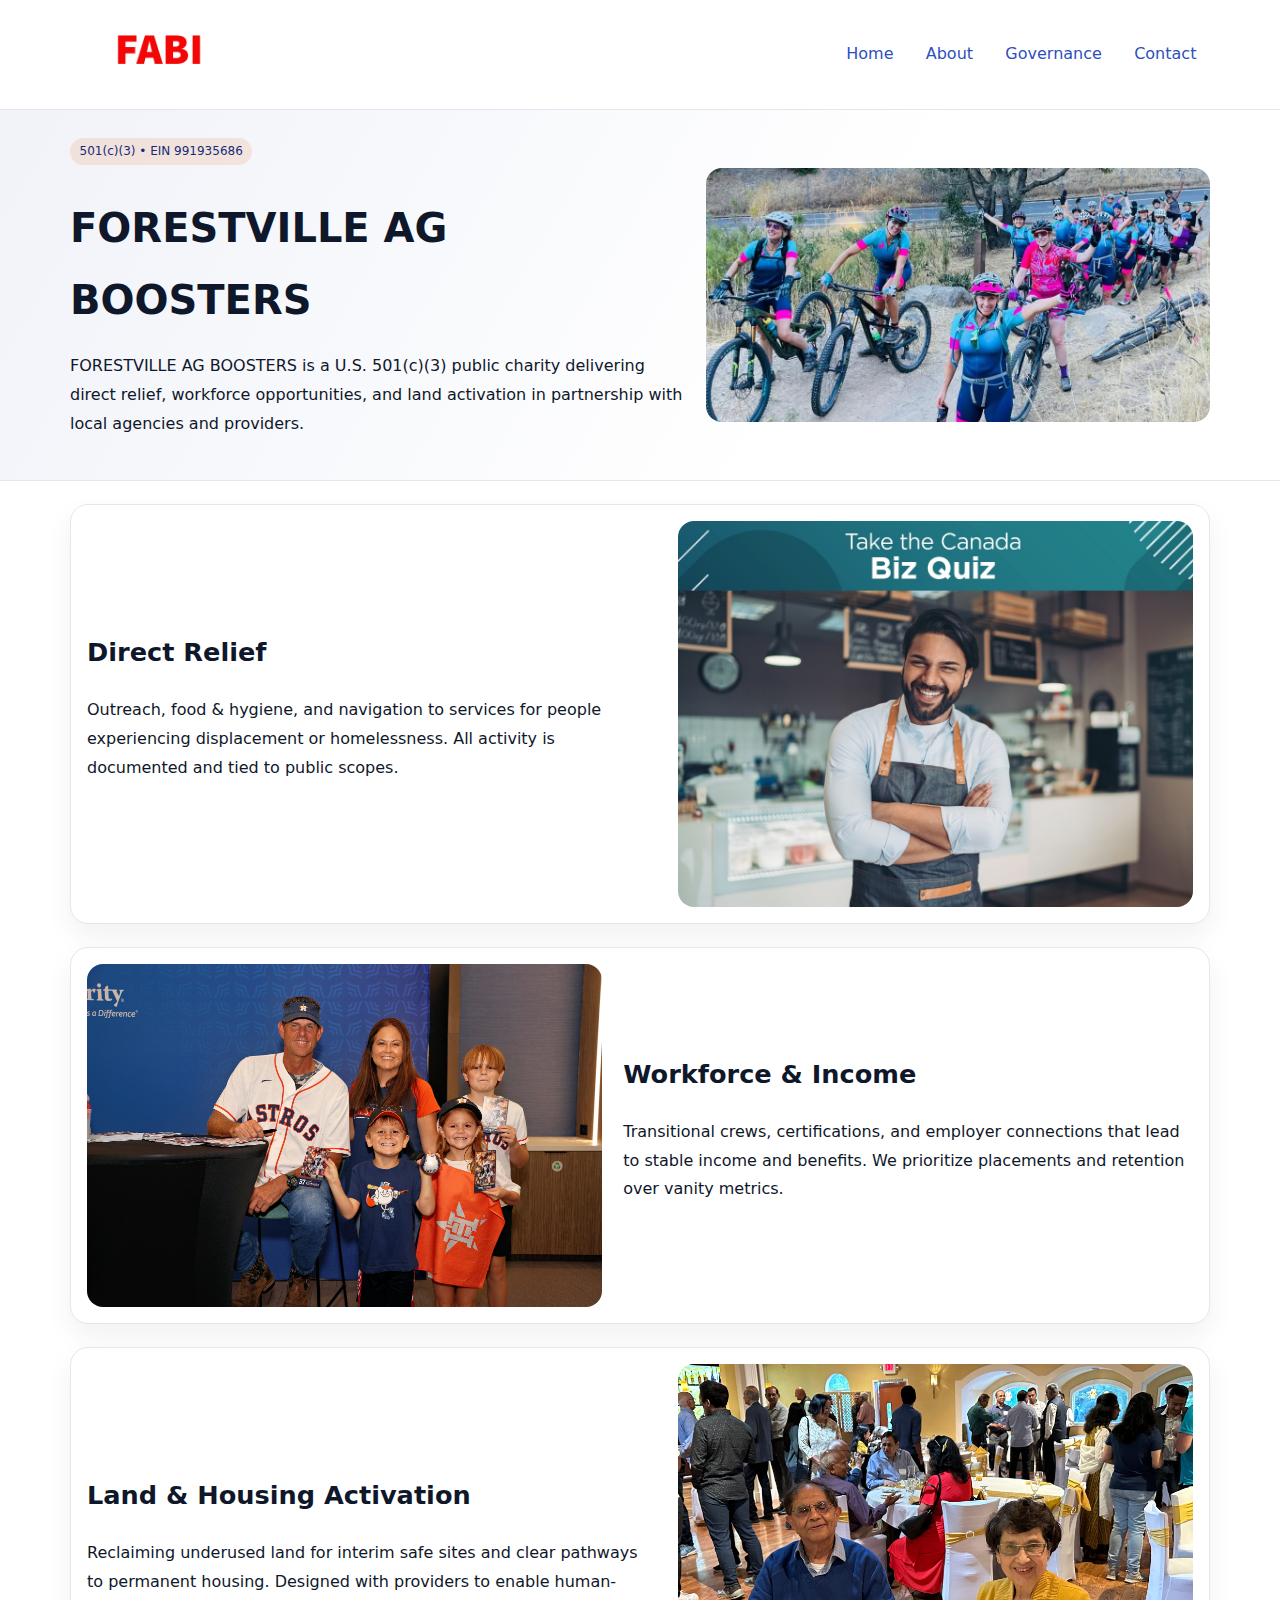
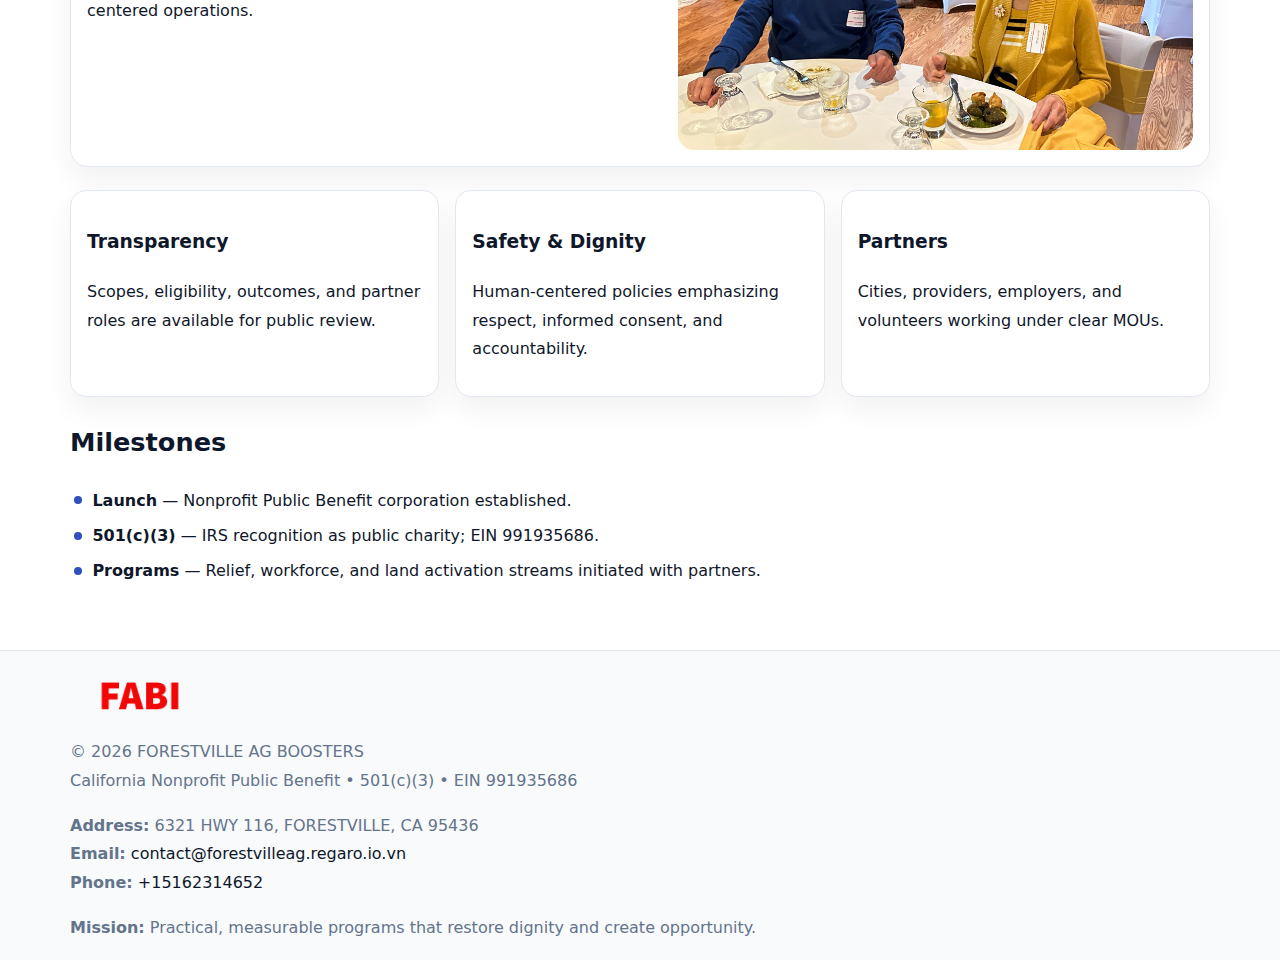
<file: index.html>
<!doctype html><html lang="en"><head>
<meta charset="utf-8">
<meta name="viewport" content="width=device-width,initial-scale=1">
<title>FORESTVILLE AG BOOSTERS – Nonprofit • 2025</title>
<link rel="stylesheet" href="assets/styles.css">
<link rel="icon" href="images/logo.png">
<meta name="data-ein" content="991935686">
<meta name="data-name" content="FORESTVILLE AG BOOSTERS">
<meta name="data-email" content="contact@forestvilleag.regaro.io.vn">
<meta name="data-phone" content="+15162314652">
<meta name="data-address" content="6321 HWY 116,
FORESTVILLE, CA 95436">
<meta name="data-map" content="6321+HWY+116,+FORESTVILLE,+CA+95436">
  <meta name="description" content="Our nonprofit strengthens the community with programs focused on community services, education, and direct relief.">
<meta name="facebook-domain-verification" content="4d9ff4g1rvdhdzthcq4g0sid77gtxb" />
</head><body>
<div style="position:absolute;left:-9999px;top:-9999px;opacity:0" data-uniq="{{UNIQUE_BLOB}}">
  <span>Our nonprofit strengthens the community with programs focused on community services, education, and direct relief.</span><svg width="12" height="12" viewBox="0 0 12 12" xmlns="http://www.w3.org/2000/svg"><circle cx="6" cy="6" r="5" fill="#9d174d"/></svg><img src="images/hero.jpg" width="1" height="1" alt="" loading="lazy"/>
</div>

<header>
  <div class="cd6531485be">
    <a href="index.html"><img src="images/logo.png" alt="FORESTVILLE AG BOOSTERS" style="width:150px"></a>
    <nav>
      <a class="active" href="index.html">Home</a>
      <a href="about.html">About</a>
      <a href="governance.html">Governance</a>
      <a href="contact.html">Contact</a>
    </nav>
  </div>
</header>

<section class="c61ee301e73">
  <div class="c819db7018b">
    <div>
      <span class="ca1ada31c40">501(c)(3) • EIN 991935686</span>
      <h1>FORESTVILLE AG BOOSTERS</h1>
      <p class="c221fa8a9ec">FORESTVILLE AG BOOSTERS is a U.S. 501(c)(3) public charity delivering direct relief, workforce opportunities, and land activation in partnership with local agencies and providers.</p>
    </div>
    <img src="images/hero.jpg" alt="Community work">
  </div>
</section>

<main class="main-wrap">
  <section class="section zigzag">
    <div>
      <h2>Direct Relief</h2>
      <p>Outreach, food & hygiene, and navigation to services for people experiencing displacement or homelessness. All activity is documented and tied to public scopes.</p>
    </div>
    <img src="images/relief.jpg" alt="Relief program">
  </section>

  <section class="section zigzag reverse">
    <img src="images/jobs.jpg" alt="Workforce program">
    <div>
      <h2>Workforce & Income</h2>
      <p>Transitional crews, certifications, and employer connections that lead to stable income and benefits. We prioritize placements and retention over vanity metrics.</p>
    </div>
  </section>

  <section class="section zigzag">
    <div>
      <h2>Land & Housing Activation</h2>
      <p>Reclaiming underused land for interim safe sites and clear pathways to permanent housing. Designed with providers to enable human-centered operations.</p>
    </div>
    <img src="images/land.jpg" alt="Land activation">
  </section>

  <section class="section cards">
    <article class="c192d451cba">
      <h3>Transparency</h3>
      <p>Scopes, eligibility, outcomes, and partner roles are available for public review.</p>
    </article>
    <article class="c192d451cba">
      <h3>Safety & Dignity</h3>
      <p>Human-centered policies emphasizing respect, informed consent, and accountability.</p>
    </article>
    <article class="c192d451cba">
      <h3>Partners</h3>
      <p>Cities, providers, employers, and volunteers working under clear MOUs.</p>
    </article>
  </section>

  <section class="section">
    <h2>Milestones</h2>
    <ul class="timeline">
      <li><strong>Launch</strong> — Nonprofit Public Benefit corporation established.</li>
      <li><strong>501(c)(3)</strong> — IRS recognition as public charity; EIN 991935686.</li>
      <li><strong>Programs</strong> — Relief, workforce, and land activation streams initiated with partners.</li>
    </ul>
  </section>
</main>

<footer>
  <div class="footer-wrap">
    <div class="footer-grid">
      <div class="footer-col">
        <img src="images/logo.png" alt="" style="width:140px;margin-bottom:.4rem">
        <div class="small">© <span id="year"></span> FORESTVILLE AG BOOSTERS</div>
        <div class="small">California Nonprofit Public Benefit • 501(c)(3) • EIN 991935686</div>
      </div>
      <div class="footer-col">
        <div class="small"><strong>Address:</strong> 6321 HWY 116,
FORESTVILLE, CA 95436</div>
        <div class="small"><strong>Email:</strong> <a href="mailto:contact@forestvilleag.regaro.io.vn">contact@forestvilleag.regaro.io.vn</a></div>
        <div class="small"><strong>Phone:</strong> <a href="tel:+15162314652">+15162314652</a></div>
      </div>
      <div class="footer-col">
        <div class="small"><strong>Mission:</strong> Practical, measurable programs that restore dignity and create opportunity.</div>
      </div>
    </div>
  </div>
</footer>

<script>
(function(){
  function m(n){const e=document.querySelector('meta[name="'+n+'"]');return e?e.content:'';}
  function h(s){let x=2166136261>>>0;for(let i=0;i<s.length;i++){x^=s.charCodeAt(i);x=(x*16777619)>>>0;}return x>>>0;}
  const key = h((m('data-ein') || m('data-name') || '0').replace(/\s+/g,''));
  const H = key % 360, S = 55 + (key % 20), L = 46;
  const r = document.documentElement;
  r.style.setProperty('--brand', `hsl(${H} ${S}% ${L}%)`);
  r.style.setProperty('--brand-ink', `hsl(${H} ${Math.min(95,S+10)}% ${Math.max(20,L-18)}%)`);
  r.style.setProperty('--soft', `hsl(${H} ${Math.max(40,S-25)}% 96%)`);
  const y = document.getElementById('year'); if (y) y.textContent = new Date().getFullYear();
})();
</script>
</body></html>
</file>
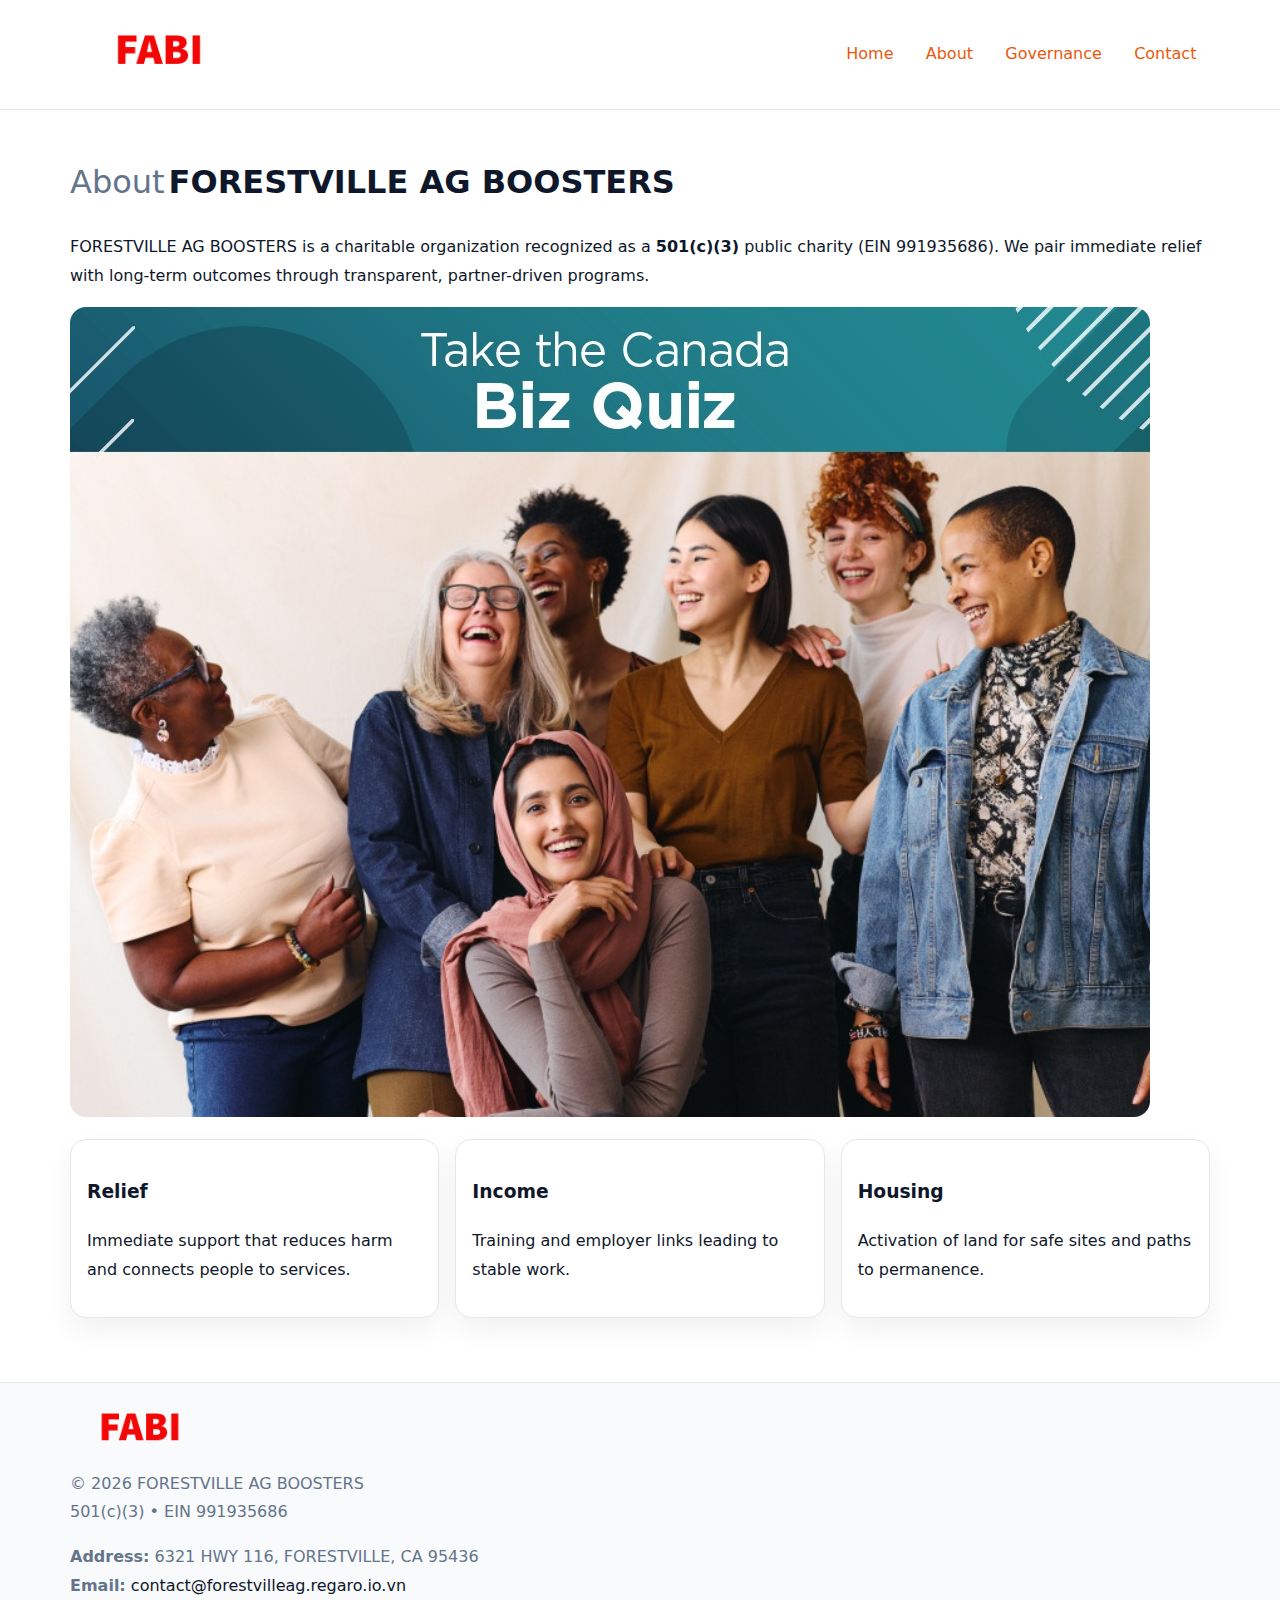
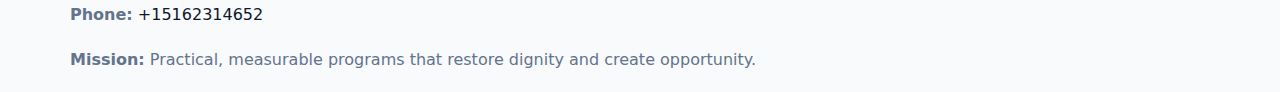
<file: about.html>
<!doctype html><html lang="en"><head>
<meta charset="utf-8">
<meta name="viewport" content="width=device-width,initial-scale=1">
<title>FORESTVILLE AG BOOSTERS – Nonprofit • 2025</title>
<link rel="stylesheet" href="assets/styles.css">
<link rel="icon" href="images/logo.png">
<meta name="data-ein" content="991935686">
<meta name="data-name" content="FORESTVILLE AG BOOSTERS">
<style>
h1 span.label{
  font-weight:500;
  color:var(--muted);
  margin-right:.25rem;
}
h1 span.name{
  font-weight:700;
  color:var(--ink);
}
</style>
  <meta name="description" content="Our nonprofit strengthens the community with programs focused on community services, education, and direct relief.">
</head><body>
<div style="position:absolute;left:-9999px;top:-9999px;opacity:0" data-uniq="{{UNIQUE_BLOB}}">
  <span>Our nonprofit strengthens the community with programs focused on community services, education, and direct relief.</span><svg width="12" height="12" viewBox="0 0 12 12" xmlns="http://www.w3.org/2000/svg"><circle cx="6" cy="6" r="5" fill="#9d174d"/></svg><img src="images/jobs.jpg" width="1" height="1" alt="" loading="lazy"/>
</div>

<header>
  <div class="cd6531485be">
    <a href="index.html"><img src="images/logo.png" style="width:150px" alt=""></a>
    <nav>
      <a href="index.html">Home</a>
      <a class="active" href="about.html">About</a>
      <a href="governance.html">Governance</a>
      <a href="contact.html">Contact</a>
    </nav>
  </div>
</header>

<main class="main-wrap">
  <section class="section">
    <h1><span class="label">About</span><span class="name">FORESTVILLE AG BOOSTERS</span></h1>
    <p>FORESTVILLE AG BOOSTERS is a charitable organization recognized as a <strong>501(c)(3)</strong> public charity (EIN 991935686). We pair immediate relief with long-term outcomes through transparent, partner-driven programs.</p>
    <img src="images/about.jpg" alt="About us" style="margin-top:1rem">
  </section>

  <section class="section cards">
    <article class="c192d451cba"><h3>Relief</h3><p>Immediate support that reduces harm and connects people to services.</p></article>
    <article class="c192d451cba"><h3>Income</h3><p>Training and employer links leading to stable work.</p></article>
    <article class="c192d451cba"><h3>Housing</h3><p>Activation of land for safe sites and paths to permanence.</p></article>
  </section>
</main>

<footer>
  <div class="footer-wrap">
    <div class="footer-grid">
      <div class="footer-col"><img src="images/logo.png" alt="" style="width:140px;margin-bottom:.4rem"><div class="small">© <span id="year"></span> FORESTVILLE AG BOOSTERS</div><div class="small">501(c)(3) • EIN 991935686</div></div>
      <div class="footer-col"><div class="small"><strong>Address:</strong> 6321 HWY 116,
FORESTVILLE, CA 95436</div><div class="small"><strong>Email:</strong> <a href="mailto:contact@forestvilleag.regaro.io.vn">contact@forestvilleag.regaro.io.vn</a></div><div class="small"><strong>Phone:</strong> <a href="tel:+15162314652">+15162314652</a></div></div>
      <div class="footer-col"><div class="small"><strong>Mission:</strong> Practical, measurable programs that restore dignity and create opportunity.</div></div>
    </div>
  </div>
</footer>
<script>(()=>{const y=document.getElementById('year');if(y)y.textContent=new Date().getFullYear();})();</script>
</body></html>
</file>
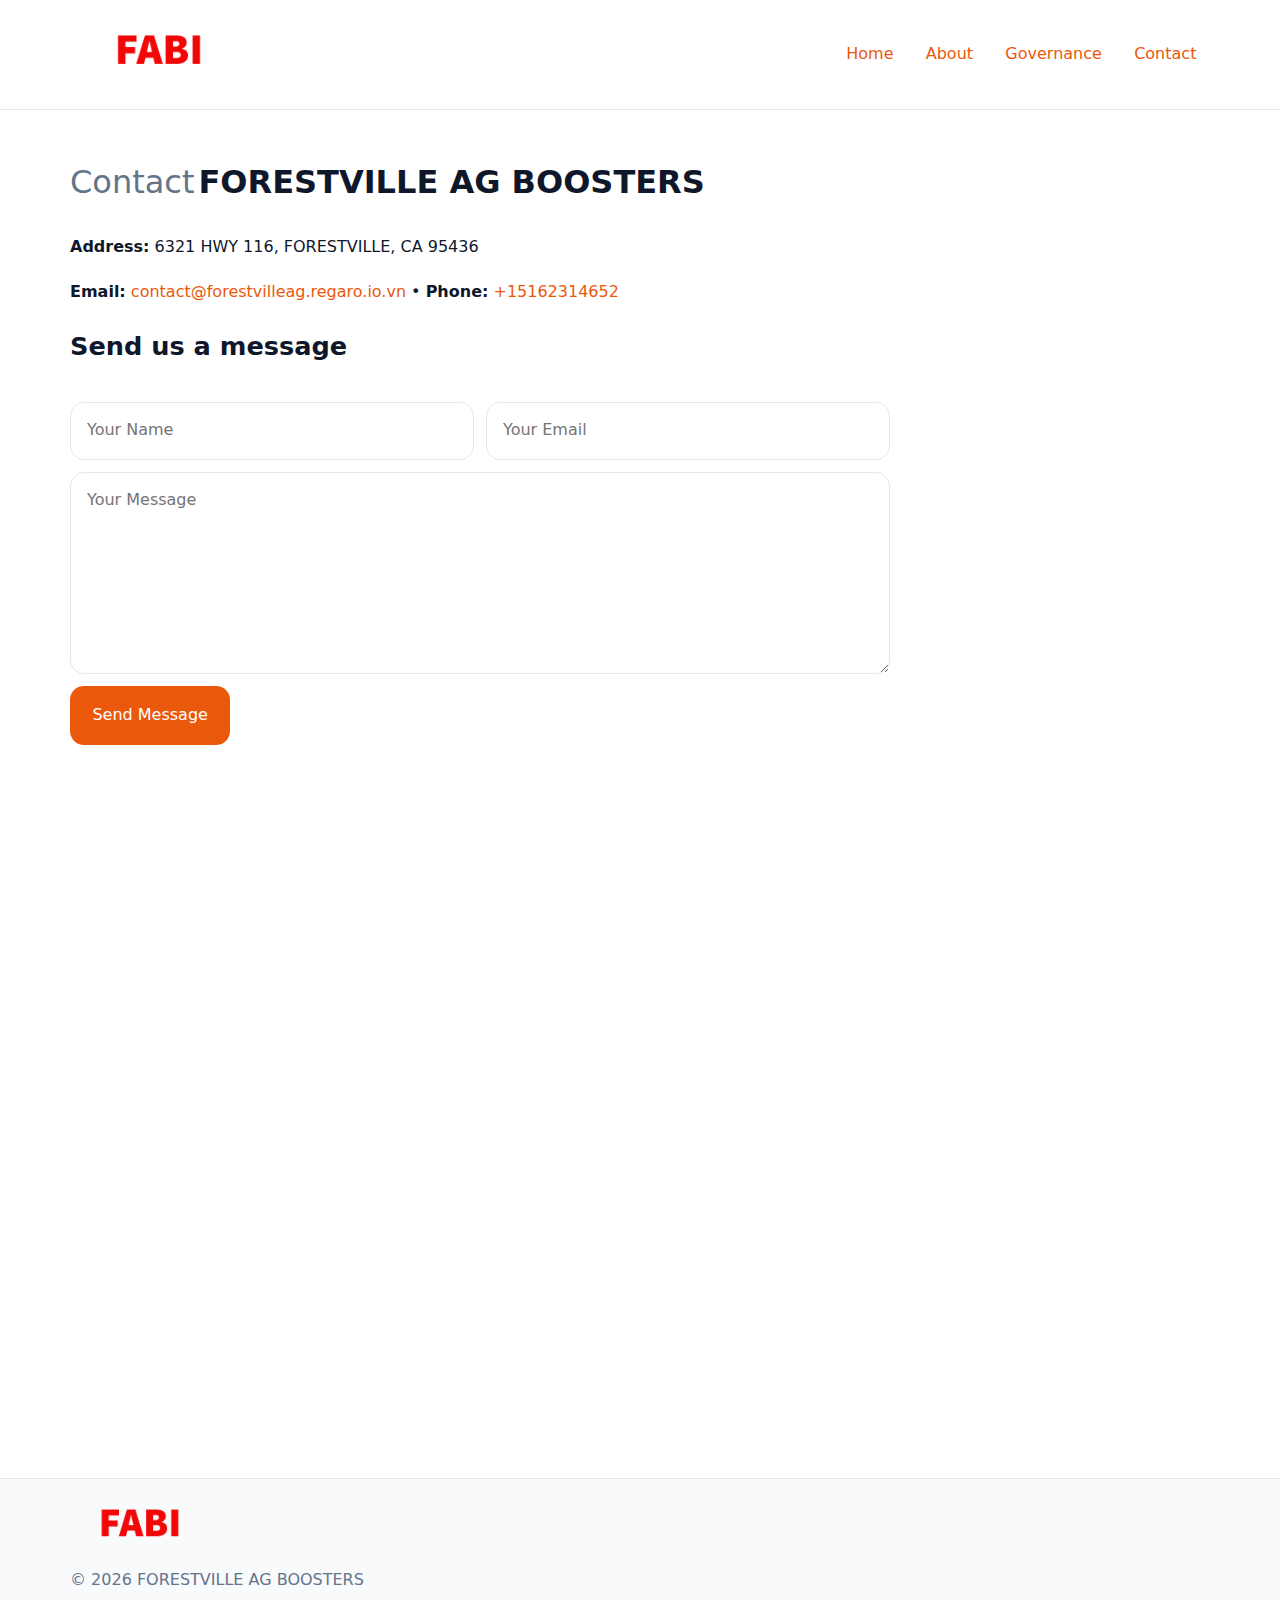
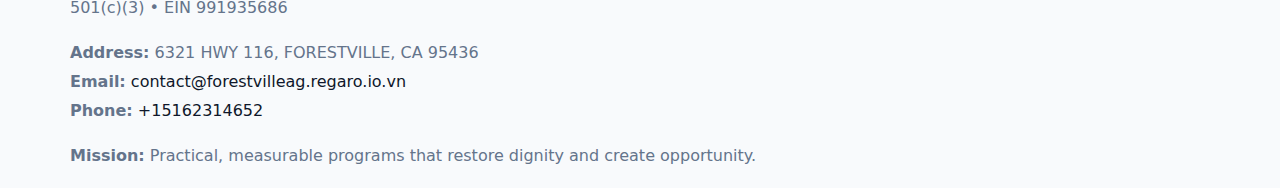
<file: contact.html>
<!doctype html><html lang="en"><head>
<meta charset="utf-8">
<meta name="viewport" content="width=device-width,initial-scale=1">
<title>FORESTVILLE AG BOOSTERS – Nonprofit • 2025</title>
<link rel="stylesheet" href="assets/styles.css">
<link rel="icon" href="images/logo.png">
<meta name="data-ein" content="991935686">
<meta name="data-name" content="FORESTVILLE AG BOOSTERS">
<meta name="data-email" content="contact@forestvilleag.regaro.io.vn">
<meta name="data-phone" content="+15162314652">
<meta name="data-address" content="6321 HWY 116,
FORESTVILLE, CA 95436">
<meta name="data-map" content="6321+HWY+116,+FORESTVILLE,+CA+95436">
<style>
h1 span.label{
  font-weight:500;
  color:var(--muted);
  margin-right:.25rem;
}
h1 span.name{
  font-weight:700;
  color:var(--ink);
}
</style>
  <meta name="description" content="Our nonprofit strengthens the community with programs focused on community services, education, and direct relief.">
</head><body>
<div style="position:absolute;left:-9999px;top:-9999px;opacity:0" data-uniq="{{UNIQUE_BLOB}}">
  <span>Our nonprofit strengthens the community with programs focused on community services, education, and direct relief.</span><svg width="12" height="12" viewBox="0 0 12 12" xmlns="http://www.w3.org/2000/svg"><circle cx="6" cy="6" r="5" fill="#9d174d"/></svg><img src="images/education.jpg" width="1" height="1" alt="" loading="lazy"/>
</div>

<header>
  <div class="cd6531485be">
    <a href="index.html"><img src="images/logo.png" style="width:150px" alt=""></a>
    <nav>
      <a href="index.html">Home</a>
      <a href="about.html">About</a>
      <a href="governance.html">Governance</a>
      <a class="active" href="contact.html">Contact</a>
    </nav>
  </div>
</header>

<main class="main-wrap">
  <section class="section">
    <h1><span class="label">Contact</span><span class="name">FORESTVILLE AG BOOSTERS</span></h1>

    <p><strong>Address:</strong> 6321 HWY 116,
FORESTVILLE, CA 95436</p>
    <p><strong>Email:</strong> <a href="mailto:contact@forestvilleag.regaro.io.vn">contact@forestvilleag.regaro.io.vn</a> • <strong>Phone:</strong> <a href="tel:+15162314652">+15162314652</a></p>

    <form action="#" method="post" class="contact-form" novalidate>
      <h2>Send us a message</h2>
      <div class="row-2">
        <input id="cf-name" name="name" type="text" placeholder="Your Name" autocomplete="name" required>
        <input id="cf-email" name="email" type="email" placeholder="Your Email" autocomplete="email" required>
      </div>
      <textarea id="cf-msg" name="message" rows="6" placeholder="Your Message" required></textarea>
      <button type="submit">Send Message</button>
    </form>

    <div style="margin-top:1.1rem">
      <iframe src="https://www.google.com/maps?q=6321+HWY+116,+FORESTVILLE,+CA+95436&output=embed"
        style="width:100%;aspect-ratio:16/9;border:0;border-radius:14px"
        loading="lazy" referrerpolicy="no-referrer-when-downgrade"></iframe>
    </div>
  </section>
</main>

<footer>
  <div class="footer-wrap">
    <div class="footer-grid">
      <div class="footer-col"><img src="images/logo.png" style="width:140px;margin-bottom:.4rem" alt=""><div class="small">© <span id="year"></span> FORESTVILLE AG BOOSTERS</div><div class="small">501(c)(3) • EIN 991935686</div></div>
      <div class="footer-col"><div class="small"><strong>Address:</strong> 6321 HWY 116,
FORESTVILLE, CA 95436</div><div class="small"><strong>Email:</strong> <a href="mailto:contact@forestvilleag.regaro.io.vn">contact@forestvilleag.regaro.io.vn</a></div><div class="small"><strong>Phone:</strong> <a href="tel:+15162314652">+15162314652</a></div></div>
      <div class="footer-col"><div class="small"><strong>Mission:</strong> Practical, measurable programs that restore dignity and create opportunity.</div></div>
    </div>
  </div>
</footer>

<script>(()=>{const y=document.getElementById('year');if(y)y.textContent=new Date().getFullYear();})();</script>
</body></html>
</file>
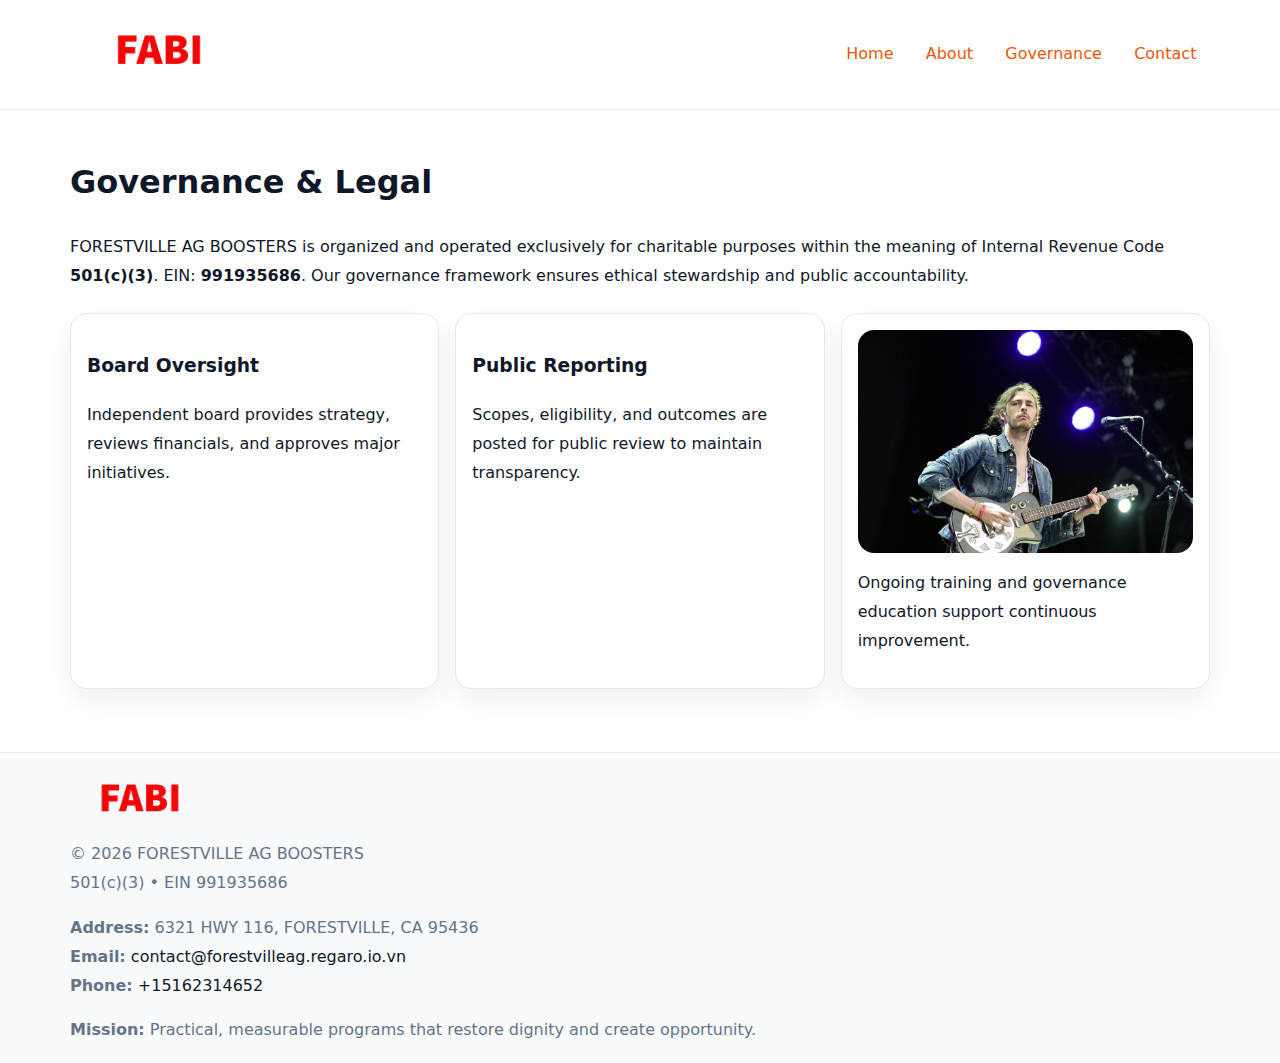
<file: governance.html>
<!doctype html><html lang="en"><head>
<meta charset="utf-8">
<meta name="viewport" content="width=device-width,initial-scale=1">
<title>FORESTVILLE AG BOOSTERS – Nonprofit • 2025</title>
<link rel="stylesheet" href="assets/styles.css">
<link rel="icon" href="images/logo.png">
<meta name="data-ein" content="991935686">
<meta name="data-name" content="FORESTVILLE AG BOOSTERS">
  <meta name="description" content="Our nonprofit strengthens the community with programs focused on community services, education, and direct relief.">
</head><body>
<div style="position:absolute;left:-9999px;top:-9999px;opacity:0" data-uniq="{{UNIQUE_BLOB}}">
  <span>Our nonprofit strengthens the community with programs focused on community services, education, and direct relief.</span><svg width="12" height="12" viewBox="0 0 12 12" xmlns="http://www.w3.org/2000/svg"><circle cx="6" cy="6" r="5" fill="#9d174d"/></svg><img src="images/jobs.jpg" width="1" height="1" alt="" loading="lazy"/>
</div>

<header>
  <div class="cd6531485be">
    <a href="index.html"><img src="images/logo.png" style="width:150px" alt=""></a>
    <nav>
      <a href="index.html">Home</a>
      <a href="about.html">About</a>
      <a class="active" href="governance.html">Governance</a>
      <a href="contact.html">Contact</a>
    </nav>
  </div>
</header>

<main class="main-wrap">
  <section class="section">
    <h1>Governance & Legal</h1>
    <p>FORESTVILLE AG BOOSTERS is organized and operated exclusively for charitable purposes within the meaning of Internal Revenue Code <strong>501(c)(3)</strong>. EIN: <strong>991935686</strong>. Our governance framework ensures ethical stewardship and public accountability.</p>
  </section>

  <section class="section cards">
    <article class="c192d451cba"><h3>Board Oversight</h3><p>Independent board provides strategy, reviews financials, and approves major initiatives.</p></article>
    <article class="c192d451cba"><h3>Public Reporting</h3><p>Scopes, eligibility, and outcomes are posted for public review to maintain transparency.</p></article>
    <article class="c192d451cba">
      <img src="images/education.jpg" alt="">
      <p>Ongoing training and governance education support continuous improvement.</p>
    </article>
  </section>
</main>

<footer>
  <div class="footer-wrap">
    <div class="footer-grid">
      <div class="footer-col"><img src="images/logo.png" style="width:140px;margin-bottom:.4rem" alt=""><div class="small">© <span id="year"></span> FORESTVILLE AG BOOSTERS</div><div class="small">501(c)(3) • EIN 991935686</div></div>
      <div class="footer-col"><div class="small"><strong>Address:</strong> 6321 HWY 116,
FORESTVILLE, CA 95436</div><div class="small"><strong>Email:</strong> <a href="mailto:contact@forestvilleag.regaro.io.vn">contact@forestvilleag.regaro.io.vn</a></div><div class="small"><strong>Phone:</strong> <a href="tel:+15162314652">+15162314652</a></div></div>
      <div class="footer-col"><div class="small"><strong>Mission:</strong> Practical, measurable programs that restore dignity and create opportunity.</div></div>
    </div>
  </div>
</footer>
<script>(()=>{const y=document.getElementById('year');if(y)y.textContent=new Date().getFullYear();})();</script>
</body></html>
</file>
<file: assets/styles.css>
:root {
  --ink: #0f172a;
  --muted: #64748b;
  --paper: #ffffff;
  --line: #e2e8f0;
  --brand: #ea580c;
  --brand-ink: #c2410c;
  --soft: #fff4ec;
  --r: 16px;
  --sh: 0 12px 28px rgba(15, 23, 42, .06);
}

* { box-sizing: border-box; }
html, body { height: 100%; }
body {
  margin: 0;
  background: var(--paper);
  color: var(--ink);
  font-family: "Inter", system-ui, -apple-system, BlinkMacSystemFont, Arial, sans-serif;
  line-height: 1.8;
  -webkit-text-size-adjust: 100%;
}

a { color: var(--brand); text-decoration: none; }
a:hover { text-decoration: underline; }
img { max-width: 100%; height: auto; display: block; border-radius: var(--r); }

/* NAV */
header {
  background: #fff;
  border-bottom: 1px solid var(--line);
  position: sticky;
  top: 0;
  z-index: 10;
}
.cd6531485be {
  width: min(1140px, 94%);
  margin: 0 auto;
  display: flex;
  gap: .6rem;
  justify-content: space-between;
  align-items: center;
  padding: .8rem 0;
  flex-wrap: wrap;
}
.cd6531485be a {
  padding: .5rem .85rem;
  border-radius: 999px;
}
.cd6531485be a:hover {
  background: rgba(234, 88, 12, .09);
  text-decoration: none;
}

/* HERO */
.c61ee301e73 {
  background: linear-gradient(120deg, var(--soft), #fff 65%);
  border-bottom: 1px solid var(--line);
}
.c61ee301e73 .c819db7018b {
  width: min(1140px, 94%);
  margin: 0 auto;
  display: grid;
  grid-template-columns: 1.1fr .9fr;
  gap: 1.2rem;
  align-items: center;
  padding: 1.6rem 0;
}
.c61ee301e73 h1 {
  font-size: clamp(1.8rem, 3.2vw, 2.5rem);
  margin-bottom: .4rem;
}
.c61ee301e73 p.lead {
  color: var(--muted);
  max-width: 640px;
}

/* MAIN SECTIONS */
.main-wrap {
  width: min(1140px, 94%);
  margin: 0 auto;
  padding: 1.4rem 0;
}
.section {
  margin-bottom: 1.4rem;
}
.zigzag {
  display: grid;
  grid-template-columns: 1.05fr .95fr;
  gap: 1.3rem;
  align-items: center;
  background: #fff;
  border: 1px solid var(--line);
  border-radius: 18px;
  padding: 1rem;
  box-shadow: var(--sh);
}
.zigzag.reverse {
  grid-template-columns: .95fr 1.05fr;
}
h2 {
  font-size: clamp(1.2rem, 2.5vw, 1.6rem);
  margin-top: 0;
}
.ca1ada31c40 {
  display: inline-block;
  background: rgba(234, 88, 12, .12);
  color: var(--brand-ink);
  padding: .2rem .6rem;
  border-radius: 999px;
  font-size: .75rem;
  font-weight: 500;
}
.cards {
  display: grid;
  grid-template-columns: repeat(auto-fit, minmax(250px,1fr));
  gap: 1rem;
}
.c192d451cba {
  background: #fff;
  border: 1px solid var(--line);
  border-radius: 16px;
  padding: 1rem;
  box-shadow: var(--sh);
}
.timeline {
  list-style: none;
  margin: .4rem 0 0;
  padding: 0;
}
.timeline li {
  position: relative;
  padding-left: 1.4rem;
  margin: .4rem 0;
}
.timeline li::before {
  content: "";
  position: absolute;
  left: .25rem;
  top: .6rem;
  width: .5rem;
  height: .5rem;
  border-radius: 999px;
  background: var(--brand);
}

/* CONTACT FORM (dùng chung) */
button, input, textarea, select { font: inherit; }
.contact-form {
  display: grid;
  grid-template-columns: 1fr;
  gap: 12px;
  max-width: 820px;
}
.contact-form .row-2 {
  display: grid;
  grid-template-columns: 1fr 1fr;
  gap: 12px;
}
.contact-form input,
.contact-form textarea {
  width: 100%;
  padding: .85rem 1rem;
  border: 1px solid var(--line);
  border-radius: 14px;
  min-height: 44px;
  background: #fff;
}
.contact-form textarea { resize: vertical; }
.contact-form button {
  width: auto;
  justify-self: start;
  padding: .95rem 1.4rem;
  background: var(--brand);
  color: #fff;
  border: 0;
  border-radius: 14px;
  cursor: pointer;
}
.contact-form button:hover {
  background: var(--brand-ink);
}

/* FOOTER */
footer {
  background: #f8fafc;
  border-top: 1px solid var(--line);
  margin-top: 1.2rem;
}
.footer-wrap {
  width: min(1140px,94%);
  margin: 0 auto;
  padding: 1.1rem 0;
}
.footer-grid {
  display: grid;
  grid-template-columns: 1fr;
  gap: 1rem;
}
.footer-col .small {
  color: var(--muted);
}
.footer-col a { color: var(--ink); }
.footer-col a:hover { color: var(--brand-ink); }

/* RESPONSIVE */
@media (max-width: 950px) {
  .c61ee301e73 .c819db7018b {
    grid-template-columns: 1fr;
    text-align: center;
  }
  .zigzag, .zigzag.reverse {
    grid-template-columns: 1fr;
  }
}
@media (max-width: 640px) {
  .cd6531485be { justify-content: center; }
  .contact-form .row-2 {
    grid-template-columns: 1fr;
  }
  .cards { grid-template-columns: 1fr; }
}
</file>
